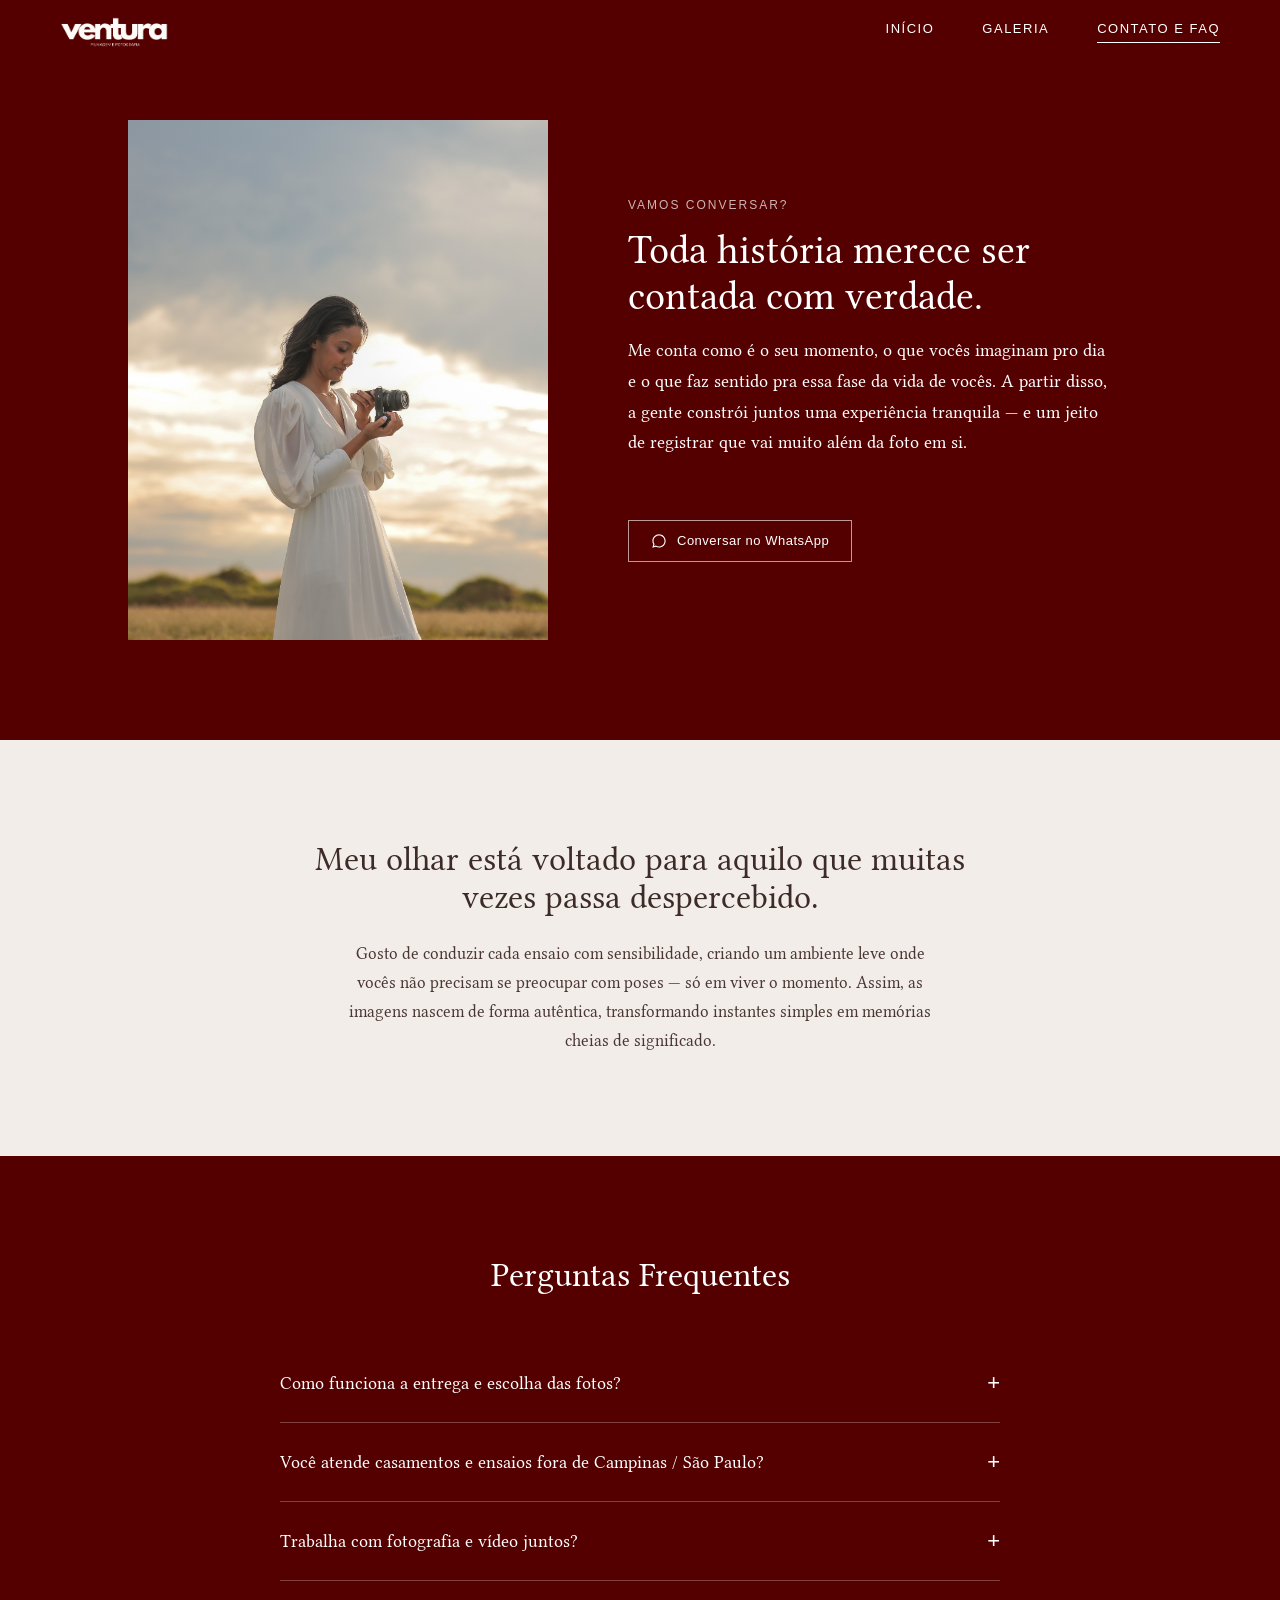
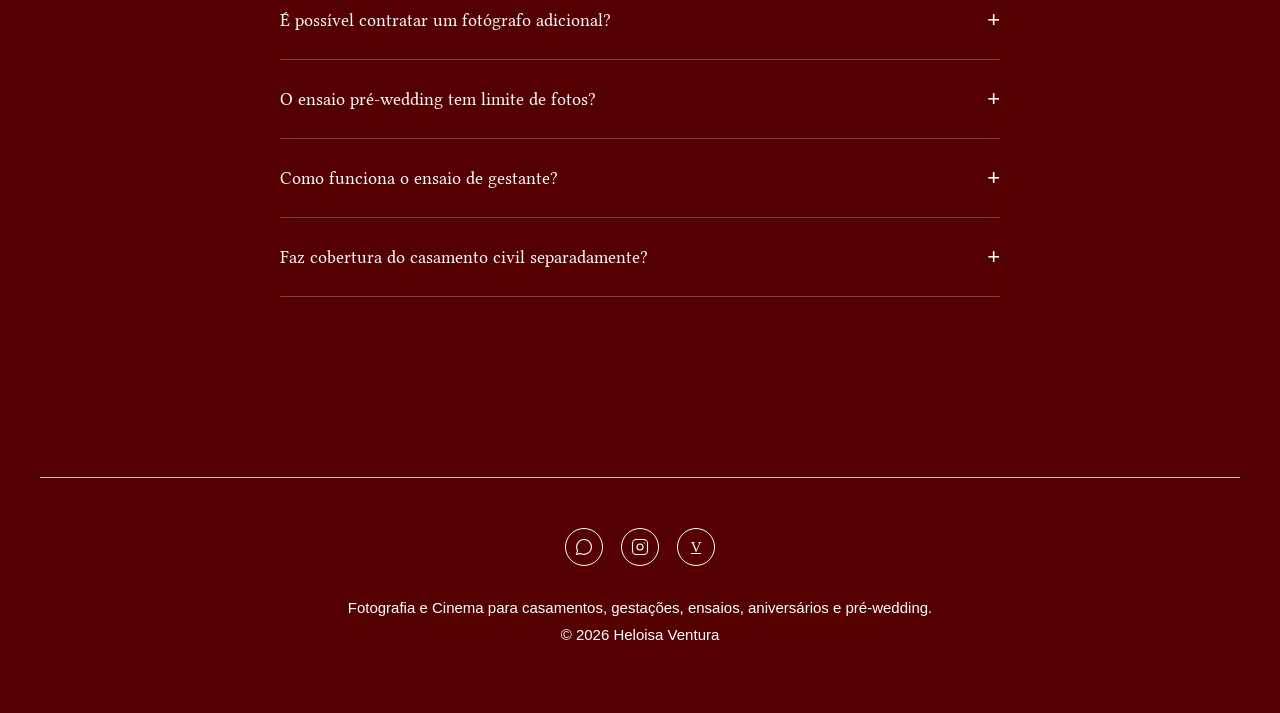
<file: contato/index.html>
<!DOCTYPE html>
<html lang="pt-br">
<head>
  <meta charset="UTF-8">
  <meta name="viewport" content="width=device-width, initial-scale=1.0">
  <title>Heloisa Ventura</title>

  <link rel="stylesheet" href="../css/style.css">
  <link rel="stylesheet" href="../css/contact.css">
</head>

<body class="contact-page">

  <header class="navbar scrolled">
    <div class="logo">
      <img src="../images/logo.png" alt="Ventura Filmes e Fotografia">
    </div>

    <nav id="nav-menu">
      <a href="/">Início</a>
      <a href="/galeria/">Galeria</a>
      <a href="/contato/" class="active">Contato e FAQ</a>
    </nav>

    <button id="hamburger-btn" aria-label="Abrir menu" aria-expanded="false">
      <span></span>
      <span></span>
      <span></span>
    </button>
  </header>

  <section class="contact-intro">

    <div class="contact-image">
      <img src="../images/heloisa2.jpeg" alt="Heloisa Ventura">
    </div>

    <div class="contact-text-wrap">
      <span class="about-label">Vamos conversar?</span>
      <h1>Toda história merece ser contada com verdade.</h1>

      <p class="contact-text">
        Me conta como é o seu momento, o que vocês imaginam pro dia e o que faz
        sentido pra essa fase da vida de vocês. A partir disso, a gente constrói
        juntos uma experiência tranquila — e um jeito de registrar que vai muito
        além da foto em si.
      </p>

      <a href="https://wa.me/5519997205043" class="btn-whatsapp" target="_blank">
        <svg viewBox="0 0 24 24" width="16" height="16" fill="currentColor">
          <path d="M12.04 2C6.58 2 2.13 6.45 2.13 11.91c0 1.75.46 3.45 1.32 4.95L2 22l5.29-1.39a9.87 9.87 0 0 0 4.75 1.21h.01c5.46 0 9.9-4.45 9.9-9.91 0-2.65-1.03-5.13-2.9-7C17.18 3.03 14.69 2 12.04 2zm0 18.13a8.2 8.2 0 0 1-4.19-1.15l-.3-.18-3.14.82.84-3.06-.2-.32a8.18 8.18 0 0 1-1.26-4.38c0-4.54 3.7-8.23 8.25-8.23 2.2 0 4.27.86 5.83 2.42a8.18 8.18 0 0 1 2.41 5.82c0 4.54-3.7 8.26-8.24 8.26z"/>
        </svg>
        Conversar no WhatsApp
      </a>
    </div>

  </section>

  <section class="contact-approach">
    <h2>Meu olhar está voltado para aquilo que muitas vezes passa despercebido.</h2>
    <p>
      Gosto de conduzir cada ensaio com sensibilidade, criando um ambiente leve
      onde vocês não precisam se preocupar com poses — só em viver o momento.
      Assim, as imagens nascem de forma autêntica, transformando instantes
      simples em memórias cheias de significado.
    </p>
  </section>

  <section class="faq">
    <h2>Perguntas Frequentes</h2>

    <div class="faq-list">

      <div class="faq-item">
        <button class="faq-question">
          Como funciona a entrega e escolha das fotos?
          <span class="faq-icon">+</span>
        </button>
        <div class="faq-answer">
          <p>Todas as fotos são editadas em alta resolução e entregues em galeria
          on-line completa — sem mínimo de fotos e sem seleção prévia por parte de
          vocês. Para ensaios (como pré-wedding), a entrega acontece em até 15 dias úteis.</p>
        </div>
      </div>

      <div class="faq-item">
        <button class="faq-question">
          Você atende casamentos e ensaios fora de Campinas / São Paulo?
          <span class="faq-icon">+</span>
        </button>
        <div class="faq-answer">
          <p>Sim! Os valores de ensaio divulgados são exclusivos para Campinas e
          região — para outras localidades, consulte condições especiais. O custo
          de deslocamento não está incluso nos pacotes.</p>
        </div>
      </div>

      <div class="faq-item">
        <button class="faq-question">
          Trabalha com fotografia e vídeo juntos?
          <span class="faq-icon">+</span>
        </button>
        <div class="faq-answer">
          <p>Sim, ofereço cobertura em cinema como serviço adicional, além da
          fotografia. Também é possível incluir um segundo fotógrafo, casamento
          civil e álbum impresso — me chama que monto a opção ideal pra vocês.</p>
        </div>
      </div>

      <div class="faq-item">
        <button class="faq-question">
          É possível contratar um fotógrafo adicional?
          <span class="faq-icon">+</span>
        </button>
        <div class="faq-answer">
          <p>Sim! Fotógrafo adicional, hora extra de cobertura, cineasta,
          cobertura do casamento civil e álbum impresso são todos serviços
          extras que podem ser incluídos na sua proposta.</p>
        </div>
      </div>

      <div class="faq-item">
        <button class="faq-question">
          O ensaio pré-wedding tem limite de fotos?
          <span class="faq-icon">+</span>
        </button>
        <div class="faq-answer">
          <p>Não! O ensaio pré-wedding tem duração de 2 horas, sem limite de
          fotos entregues, com galeria on-line disponibilizada em até 15 dias
          úteis. Para horas adicionais, consulte condições especiais.</p>
        </div>
      </div>

      <div class="faq-item">
        <button class="faq-question">
          Como funciona o ensaio de gestante?
          <span class="faq-icon">+</span>
        </button>
        <div class="faq-answer">
          <p>O ensaio pode durar de 1 a 4 horas, em 1 ou 2 locais, dependendo
          da proposta escolhida. Assim como nos demais ensaios, a entrega é
          completa em galeria on-line, com todas as fotos editadas em alta
          resolução e sem mínimo de fotos.</p>
        </div>
      </div>

      <div class="faq-item">
        <button class="faq-question">
          Faz cobertura do casamento civil separadamente?
          <span class="faq-icon">+</span>
        </button>
        <div class="faq-answer">
          <p>Sim, a cobertura do casamento civil pode ser contratada como
          serviço adicional, separada da cerimônia e festa.</p>
        </div>
      </div>

    </div>
  </section>

  <footer class="site-footer">
    <div class="footer-line"></div>

    <div class="footer-socials">
      <a href="https://wa.me/5519997205043" aria-label="WhatsApp" target="_blank">
        <svg viewBox="0 0 24 24" width="18" height="18" fill="none" stroke="currentColor" stroke-width="1.5">
          <path d="M12.04 2C6.58 2 2.13 6.45 2.13 11.91c0 1.75.46 3.45 1.32 4.95L2 22l5.29-1.39a9.87 9.87 0 0 0 4.75 1.21h.01c5.46 0 9.9-4.45 9.9-9.91 0-2.65-1.03-5.13-2.9-7C17.18 3.03 14.69 2 12.04 2z"/>
        </svg>
      </a>
      <a href="https://www.instagram.com/ventura.frame" aria-label="Instagram" target="_blank">
        <svg viewBox="0 0 24 24" width="18" height="18" fill="none" stroke="currentColor" stroke-width="1.5">
          <rect x="2" y="2" width="20" height="20" rx="5"/>
          <circle cx="12" cy="12" r="4"/>
          <circle cx="17.5" cy="6.5" r="0.8" fill="currentColor" stroke="none"/>
        </svg>
      </a>
      <a href="https://vsco.co/venturafilms" aria-label="VSCO" target="_blank">
        <span class="vsco-text">V</span>
      </a>
    </div>

    <p class="footer-tagline">
      Fotografia e Cinema para casamentos, gestações, ensaios, aniversários e pré-wedding.
    </p>
    <p class="footer-copy">&copy; 2026 Heloisa Ventura</p>
  </footer>

  <button id="back-to-top" aria-label="Voltar ao topo">
    <svg viewBox="0 0 24 24" width="18" height="18" fill="none" stroke="currentColor" stroke-width="2">
      <path d="M12 19V5M5 12l7-7 7 7"/>
    </svg>
  </button>

  <script src="../script/script.js"></script>
  <script src="../script/contact.js"></script>

</body>
</html>
</file>
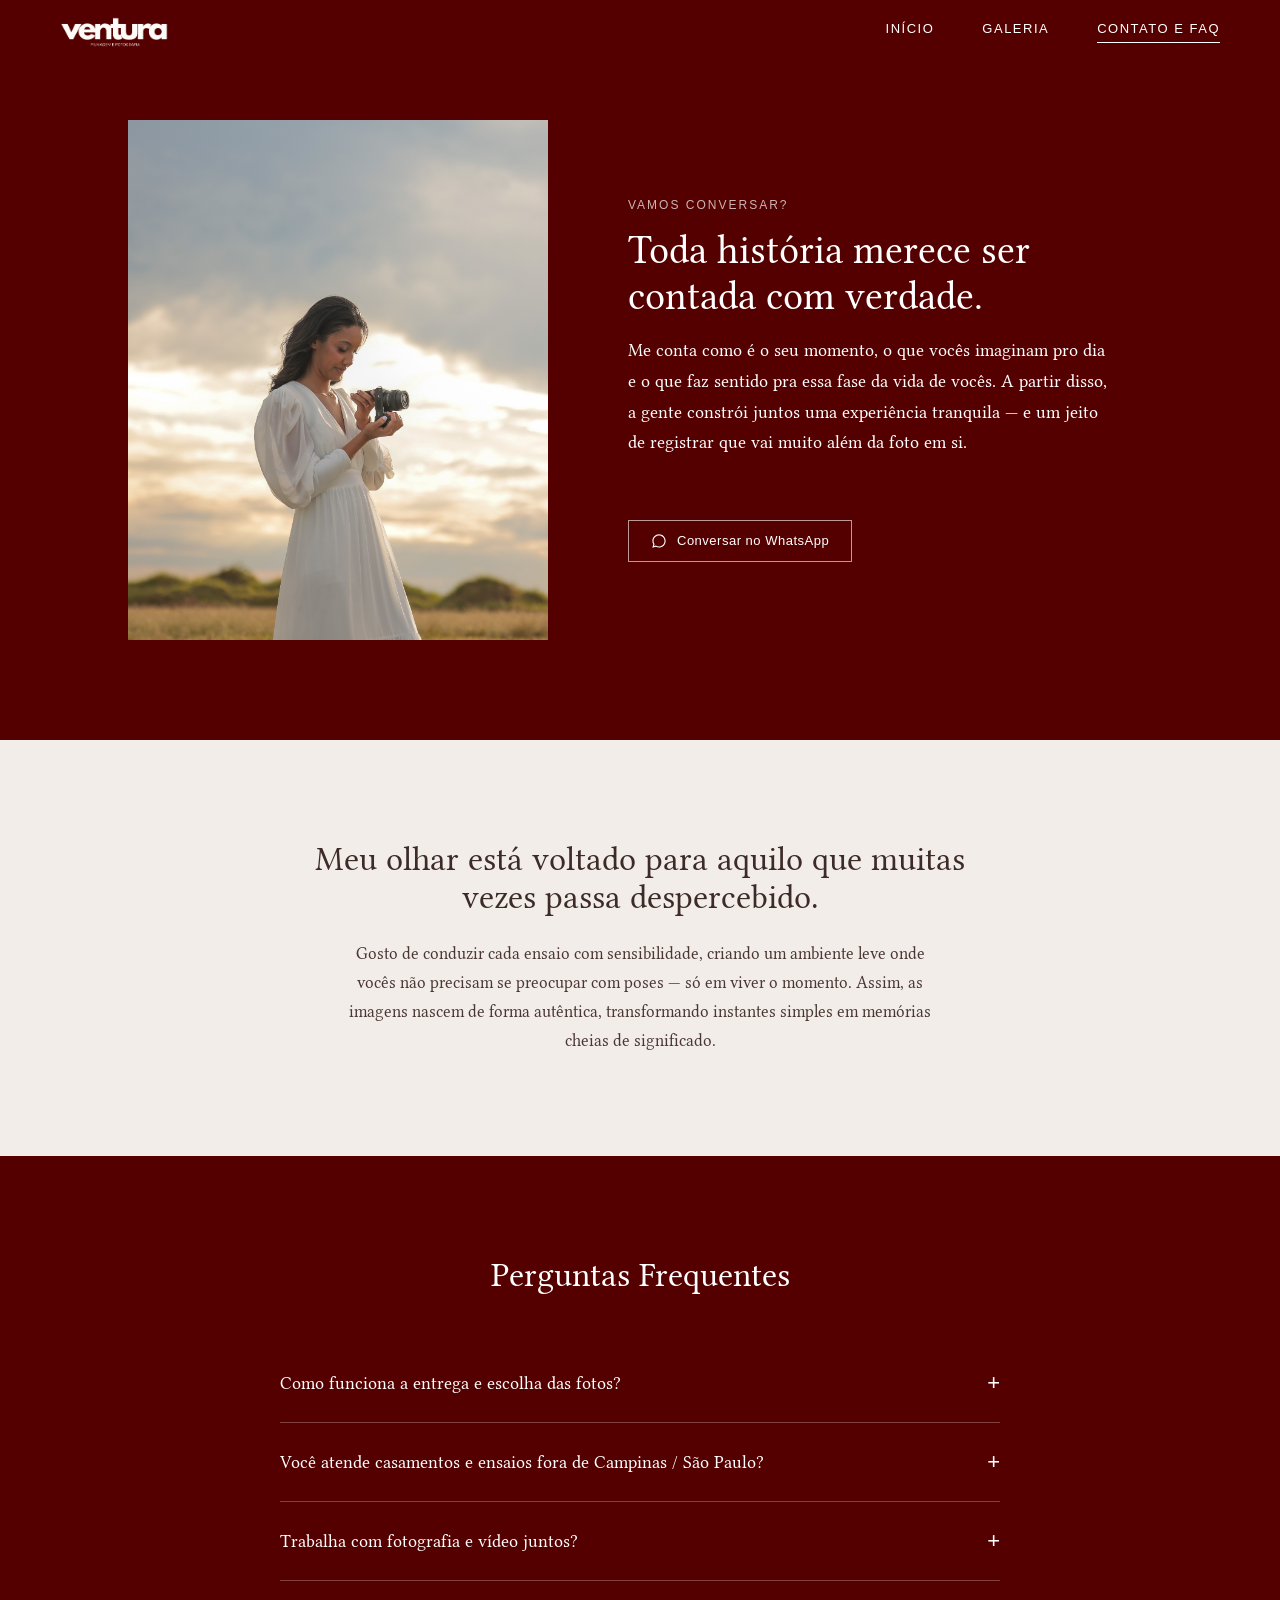
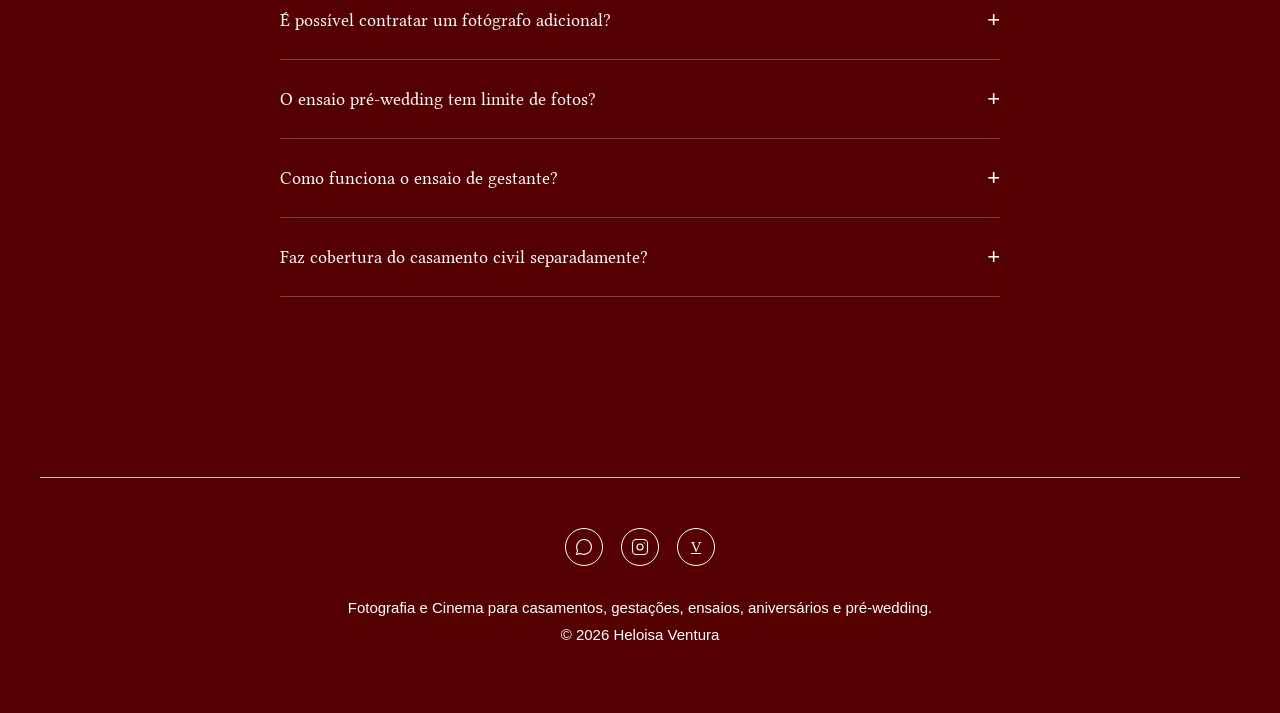
<file: pages/contact.html>
<!DOCTYPE html>
<html lang="pt-br">
<head>
  <meta charset="UTF-8">
  <meta name="viewport" content="width=device-width, initial-scale=1.0">
  <title>Heloisa Ventura</title>

  <link rel="stylesheet" href="../css/style.css">
  <link rel="stylesheet" href="../css/contact.css">
</head>

<body class="contact-page">

  <header class="navbar scrolled">
    <div class="logo">
      <img src="../images/logo.png" alt="Ventura Filmes e Fotografia">
    </div>

    <nav id="nav-menu">
      <a href="../index.html">Início</a>
      <a href="../pages/gallery.html">Galeria</a>
      <a href="../pages/contact.html" class="active">Contato e FAQ</a>
    </nav>

    <button id="hamburger-btn" aria-label="Abrir menu" aria-expanded="false">
      <span></span>
      <span></span>
      <span></span>
    </button>
  </header>

  <section class="contact-intro">

    <div class="contact-image">
      <img src="../images/heloisa2.jpeg" alt="Heloisa Ventura">
    </div>

    <div class="contact-text-wrap">
      <span class="about-label">Vamos conversar?</span>
      <h1>Toda história merece ser contada com verdade.</h1>

      <p class="contact-text">
        Me conta como é o seu momento, o que vocês imaginam pro dia e o que faz
        sentido pra essa fase da vida de vocês. A partir disso, a gente constrói
        juntos uma experiência tranquila — e um jeito de registrar que vai muito
        além da foto em si.
      </p>

      <a href="https://wa.me/5519997205043" class="btn-whatsapp" target="_blank">
        <svg viewBox="0 0 24 24" width="16" height="16" fill="currentColor">
          <path d="M12.04 2C6.58 2 2.13 6.45 2.13 11.91c0 1.75.46 3.45 1.32 4.95L2 22l5.29-1.39a9.87 9.87 0 0 0 4.75 1.21h.01c5.46 0 9.9-4.45 9.9-9.91 0-2.65-1.03-5.13-2.9-7C17.18 3.03 14.69 2 12.04 2zm0 18.13a8.2 8.2 0 0 1-4.19-1.15l-.3-.18-3.14.82.84-3.06-.2-.32a8.18 8.18 0 0 1-1.26-4.38c0-4.54 3.7-8.23 8.25-8.23 2.2 0 4.27.86 5.83 2.42a8.18 8.18 0 0 1 2.41 5.82c0 4.54-3.7 8.26-8.24 8.26z"/>
        </svg>
        Conversar no WhatsApp
      </a>
    </div>

  </section>

  <section class="contact-approach">
    <h2>Meu olhar está voltado para aquilo que muitas vezes passa despercebido.</h2>
    <p>
      Gosto de conduzir cada ensaio com sensibilidade, criando um ambiente leve
      onde vocês não precisam se preocupar com poses — só em viver o momento.
      Assim, as imagens nascem de forma autêntica, transformando instantes
      simples em memórias cheias de significado.
    </p>
  </section>

  <section class="faq">
    <h2>Perguntas Frequentes</h2>

    <div class="faq-list">

      <div class="faq-item">
        <button class="faq-question">
          Como funciona a entrega e escolha das fotos?
          <span class="faq-icon">+</span>
        </button>
        <div class="faq-answer">
          <p>Todas as fotos são editadas em alta resolução e entregues em galeria
          on-line completa — sem mínimo de fotos e sem seleção prévia por parte de
          vocês. Para ensaios (como pré-wedding), a entrega acontece em até 15 dias úteis.</p>
        </div>
      </div>

      <div class="faq-item">
        <button class="faq-question">
          Você atende casamentos e ensaios fora de Campinas / São Paulo?
          <span class="faq-icon">+</span>
        </button>
        <div class="faq-answer">
          <p>Sim! Os valores de ensaio divulgados são exclusivos para Campinas e
          região — para outras localidades, consulte condições especiais. O custo
          de deslocamento não está incluso nos pacotes.</p>
        </div>
      </div>

      <div class="faq-item">
        <button class="faq-question">
          Trabalha com fotografia e vídeo juntos?
          <span class="faq-icon">+</span>
        </button>
        <div class="faq-answer">
          <p>Sim, ofereço cobertura em cinema como serviço adicional, além da
          fotografia. Também é possível incluir um segundo fotógrafo, casamento
          civil e álbum impresso — me chama que monto a opção ideal pra vocês.</p>
        </div>
      </div>

      <div class="faq-item">
        <button class="faq-question">
          É possível contratar um fotógrafo adicional?
          <span class="faq-icon">+</span>
        </button>
        <div class="faq-answer">
          <p>Sim! Fotógrafo adicional, hora extra de cobertura, cineasta,
          cobertura do casamento civil e álbum impresso são todos serviços
          extras que podem ser incluídos na sua proposta.</p>
        </div>
      </div>

      <div class="faq-item">
        <button class="faq-question">
          O ensaio pré-wedding tem limite de fotos?
          <span class="faq-icon">+</span>
        </button>
        <div class="faq-answer">
          <p>Não! O ensaio pré-wedding tem duração de 2 horas, sem limite de
          fotos entregues, com galeria on-line disponibilizada em até 15 dias
          úteis. Para horas adicionais, consulte condições especiais.</p>
        </div>
      </div>

      <div class="faq-item">
        <button class="faq-question">
          Como funciona o ensaio de gestante?
          <span class="faq-icon">+</span>
        </button>
        <div class="faq-answer">
          <p>O ensaio pode durar de 1 a 4 horas, em 1 ou 2 locais, dependendo
          da proposta escolhida. Assim como nos demais ensaios, a entrega é
          completa em galeria on-line, com todas as fotos editadas em alta
          resolução e sem mínimo de fotos.</p>
        </div>
      </div>

      <div class="faq-item">
        <button class="faq-question">
          Faz cobertura do casamento civil separadamente?
          <span class="faq-icon">+</span>
        </button>
        <div class="faq-answer">
          <p>Sim, a cobertura do casamento civil pode ser contratada como
          serviço adicional, separada da cerimônia e festa.</p>
        </div>
      </div>

    </div>
  </section>

  <footer class="site-footer">
    <div class="footer-line"></div>

    <div class="footer-socials">
      <a href="https://wa.me/5519997205043" aria-label="WhatsApp" target="_blank">
        <svg viewBox="0 0 24 24" width="18" height="18" fill="none" stroke="currentColor" stroke-width="1.5">
          <path d="M12.04 2C6.58 2 2.13 6.45 2.13 11.91c0 1.75.46 3.45 1.32 4.95L2 22l5.29-1.39a9.87 9.87 0 0 0 4.75 1.21h.01c5.46 0 9.9-4.45 9.9-9.91 0-2.65-1.03-5.13-2.9-7C17.18 3.03 14.69 2 12.04 2z"/>
        </svg>
      </a>
      <a href="https://www.instagram.com/ventura.frame" aria-label="Instagram" target="_blank">
        <svg viewBox="0 0 24 24" width="18" height="18" fill="none" stroke="currentColor" stroke-width="1.5">
          <rect x="2" y="2" width="20" height="20" rx="5"/>
          <circle cx="12" cy="12" r="4"/>
          <circle cx="17.5" cy="6.5" r="0.8" fill="currentColor" stroke="none"/>
        </svg>
      </a>
      <a href="https://vsco.co/venturafilms" aria-label="VSCO" target="_blank">
        <span class="vsco-text">V</span>
      </a>
    </div>

    <p class="footer-tagline">
      Fotografia e Cinema para casamentos, gestações, ensaios, aniversários e pré-wedding.
    </p>
    <p class="footer-copy">&copy; 2026 Heloisa Ventura</p>
  </footer>

  <button id="back-to-top" aria-label="Voltar ao topo">
    <svg viewBox="0 0 24 24" width="18" height="18" fill="none" stroke="currentColor" stroke-width="2">
      <path d="M12 19V5M5 12l7-7 7 7"/>
    </svg>
  </button>

  <script src="../script/script.js"></script>
  <script src="../script/contact.js"></script>

</body>
</html>
</file>
<file: css/style.css>
@import url('https://fonts.googleapis.com/css2?family=Libertinus+Serif:ital,wght@0,400;0,600;0,700;1,400;1,600;1,700&display=swap');

* {
  margin: 0;
  padding: 0;
  box-sizing: border-box;
}

html {
  margin: 0;
  padding: 0;
  width: 100%;
  min-width: 0;
  overflow-x: clip;
}

body {
  margin: 0;
  padding: 0;
  width: 100%;
  min-width: 0;
  overflow-x: clip;

  font-family: 'Libertinus Serif', serif;
  background-color: #550000;
}

img {
  max-width: 100%;
  height: auto;
}

.hero {
  position: relative;
  width: 100%;
  min-height: 100vh;
  min-height: 100dvh;
  overflow: hidden;
  background: #111;
}

.hero-slide {
  position: absolute;
  inset: 0;

  background-size: cover;
  background-position: center;

  opacity: 0;
  transition: opacity 0.5s ease-in-out;
}

.hero-slide.active {
  opacity: 1;
}

.hero-overlay {
  position: absolute;
  inset: 0;

  background: linear-gradient(
    180deg,
    rgba(0, 0, 0, 0.35),
    rgba(0, 0, 0, 0.5)
  );

  z-index: 1;
}


.navbar {
  position: fixed;
  top: 0;
  left: 0;
  right: 0;
  width: auto;

  z-index: 20;

  display: flex;
  align-items: center;
  justify-content: space-between;

  padding: 28px 60px;

  background: transparent;

  transition:
    background-color 0.4s ease,
    padding 0.4s ease;
}

.navbar.scrolled {
  background-color: #550000;
  padding: 16px 60px;
}

/* Logo */

.navbar .logo {
  height: clamp(26px, 3vw, 32px);

  display: flex;
  align-items: center;
}

.navbar .logo img {
  display: block;

  width: auto;
  height: 100%;
  max-width: 180px;

  object-fit: contain;
}


/* Menu */

.navbar nav {
  display: flex;
  gap: 48px;
}

.navbar nav a {
  color: #fff;
  text-decoration: none;

  font-family: Arial, sans-serif;
  font-size: 13px;
  font-weight: 400;

  letter-spacing: 1.5px;
  text-transform: uppercase;

  padding-bottom: 6px;

  border-bottom: 1px solid transparent;

  transition: border-color 0.3s ease;
}

.navbar nav a:hover,
.navbar nav a.active {
  border-bottom-color: #fff;
}


#hamburger-btn {
  display: none;

  flex-direction: column;
  justify-content: center;

  gap: 5px;

  width: 32px;
  height: 32px;

  background: none;
  border: none;

  cursor: pointer;

  z-index: 20;
}

#hamburger-btn span {
  display: block;

  width: 100%;
  height: 2px;

  background-color: #fff;

  transition:
    transform 0.3s ease,
    opacity 0.3s ease;
}


/* Hamburger aberto */

#hamburger-btn.open span:nth-child(1) {
  transform: translateY(7px) rotate(45deg);
}

#hamburger-btn.open span:nth-child(2) {
  opacity: 0;
}

#hamburger-btn.open span:nth-child(3) {
  transform: translateY(-7px) rotate(-45deg);
}



.hero-content {
  position: absolute;
  inset: 0;

  z-index: 5;

  display: flex;
  flex-direction: column;

  align-items: center;
  justify-content: center;

  text-align: center;

  color: #fff;
}

.hero-content h1 {
  font-family: 'Libertinus Serif', serif;

  font-size: clamp(34px, 5vw, 50px);
  font-weight: 400;

  letter-spacing: 1px;
  line-height: 1.1;

  max-width: 90%;
}

.hero-content h2 {
  margin-top: 8px;

  font-family: 'Libertinus Serif', serif;

  font-size: clamp(16px, 2vw, 20px);
  font-weight: 400;

  letter-spacing: 0.5px;
  line-height: 1.4;

  max-width: 90%;
}


.about {
  display: flex;
  align-items: center;
  gap: 60px;

  min-height: 100vh;
  min-height: 100dvh;

  background-color: #550000;

  padding: 100px 10%;
}

.about-image {
  width: 50%;
}

.about-image img {
  display: block;

  width: 100%;
  max-width: 500px;

  object-fit: cover;
}

.about-text {
  width: 50%;
  padding-left: 0;
  color: #fff;
}

.about-label {
  display: block;

  margin-bottom: 15px;

  font-family: Arial, sans-serif;

  font-size: 12px;
  letter-spacing: 2px;

  text-transform: uppercase;

  opacity: 0.7;
}

.about-text h1 {
  margin-bottom: 25px;

  font-family: 'Libertinus Serif', serif;

  font-size: 42px;
  font-weight: 400;
}

.about-text p {
  width: 100%;
  max-width: 500px;

  font-family: 'Libertinus Serif', serif;
  font-size: 18px;
  line-height: 1.7;
  font-weight: 400;

  text-align: justify;
}


.btn-whatsapp {
  display: inline-flex;
  align-items: center;

  gap: 10px;

  margin-top: 30px;

  padding: 12px 22px;

  color: #fff;

  border: 1px solid rgba(255, 255, 255, 0.6);

  text-decoration: none;

  font-family: Arial, sans-serif;

  font-size: 13px;
  letter-spacing: 0.5px;

  transition: all 0.3s ease;
}

.btn-whatsapp:hover {
  background-color: #fff;
  color: #550000;
}


.scroll-arrow {
  position: absolute;

  bottom: 40px;
  left: 50%;

  transform: translateX(-50%);

  z-index: 5;

  color: #fff;

  font-size: 20px;

  animation: bounce 2s infinite;
}

@keyframes bounce {
  0%,
  100% {
    transform: translate(-50%, 0);
  }

  50% {
    transform: translate(-50%, 10px);
  }
}


@media (max-width: 768px) {

  /* Navbar */

  .navbar {
    padding: 22px 20px;
  }

  .navbar.scrolled {
    padding: 15px 20px;
  }


  /* Hamburger */

  #hamburger-btn {
    display: flex;
  }


  /* Menu lateral */

  .navbar nav {
    position: fixed;

    top: 0;
    right: 0;
    left: auto;

    width: min(80%, 300px);

    height: 100vh;
    height: 100dvh;

    background-color: #550000;

    display: flex;
    flex-direction: column;

    align-items: flex-start;
    justify-content: center;

    gap: 30px;

    padding: 40px;

    transform: translateX(100%);

    transition: transform 0.35s ease;

    z-index: 15;
  }

  .navbar nav.open {
    transform: translateX(0);
  }

  .navbar nav a {
    font-size: 15px;
  }


  /* Overlay */

  .nav-overlay {
    position: fixed;

    inset: 0;

    background-color: rgba(0, 0, 0, 0.5);

    z-index: 14;

    opacity: 0;
    visibility: hidden;

    transition:
      opacity 0.3s ease,
      visibility 0.3s ease;
  }

  .nav-overlay.open {
    opacity: 1;
    visibility: visible;
  }


  /* Hero */

  .hero-content {
    padding: 0 20px;
  }


  /* Sobre */

  .about {
  flex-direction: column;
    align-items: center;
    text-align: center;

    min-height: auto;

    padding: 70px 25px;
  }

  .about-image,
  .about-text {
    width: 100%;
  }

  .about-text {
    padding: 0;
  }

  .about-text p {
    max-width: 600px;
    margin: 0 auto;

    font-size: 17px;
    text-align: justify;
  }

  .about-image {
    margin-top: 70px;
  }

  .about-text p {
    max-width: 600px;
    margin: 0 auto;
  }


  /* Botão */

  .btn-whatsapp {
    margin-top: 25px;
  }


  /* Footer */

  .site-footer {
    padding: 50px 25px 30px;
  }

  .footer-tagline {
    max-width: 500px;
    font-size: 14px;
  }


  /* Botão voltar ao topo */

  #back-to-top {
    width: 40px;
    height: 40px;

    right: 20px;
    bottom: 20px;
  }
}


@media (max-width: 480px) {

  .navbar {
    padding: 20px 18px;
  }

  .navbar .logo {
    height: 27px;
  }


  .hero-content {
    padding: 0 18px;
  }

  .hero-content h1 {
    font-size: 34px;
  }

  .hero-content h2 {
    font-size: 16px;
    max-width: 320px;
  }


  .about {
    padding: 60px 20px;
  }

  .about-text p {
    font-size: 16px;
  }


  .site-footer {
    padding: 45px 20px 25px;
  }

  .footer-tagline {
    font-size: 13px;
  }
}


.site-footer {
  background-color: #550000;

  padding: 60px 40px 30px;

  text-align: center;
}

.footer-line {
  max-width: 1400px;

  margin: 0 auto 50px;

  border-top: 1px solid #cfc3bc;
}

.footer-socials {
  display: flex;

  justify-content: center;

  gap: 18px;

  margin-bottom: 30px;
}

.footer-socials a {
  width: 38px;
  height: 38px;

  border-radius: 50%;

  border: 1px solid #fff;

  display: flex;

  align-items: center;
  justify-content: center;

  color: #fff;

  transition:
    background-color 0.3s ease,
    color 0.3s ease;
}

.footer-socials a:hover {
  background-color: #fff;
  color: #550000;
}

.footer-tagline {
  font-family: Arial, sans-serif;

  font-size: 15px;
  line-height: 1.6;

  max-width: 600px;

  margin: 0 auto 6px;

  color: #fff;
}

.footer-copy {
  font-family: Arial, sans-serif;

  font-size: 15px;

  color: #fff;

  margin-bottom: 40px;
}

.footer-credit {
  font-family: Arial, sans-serif;

  font-size: 13px;

  color: #8a7c76;
}

.footer-credit a {
  color: #8a7c76;

  text-decoration: underline;
}

#back-to-top {
  position: fixed;

  bottom: 30px;
  right: 30px;

  width: 44px;
  height: 44px;

  border-radius: 50%;

  border: 1px solid #3d2b28;

  background-color: #f2ede9;

  color: #3d2b28;

  display: flex;

  align-items: center;
  justify-content: center;

  cursor: pointer;

  opacity: 0;
  visibility: hidden;

  transform: translateY(10px);

  transition:
    opacity 0.3s ease,
    transform 0.3s ease,
    background-color 0.3s ease,
    color 0.3s ease;

  z-index: 20;
}

#back-to-top.visible {
  opacity: 1;

  visibility: visible;

  transform: translateY(0);
}

#back-to-top:hover {
  background-color: #3d2b28;

  color: #f2ede9;
}
</file>
<file: css/contact.css>
.contact-intro {
  display: flex;
  align-items: center;
  gap: 80px;
  background-color: #550000;
  color: #fff;
  padding: 120px 10% 100px;
}

.contact-image {
  flex: 1 1 380px;
  max-width: 420px;
}

.contact-image img {
  width: 100%;
  height: 520px;
  object-fit: cover;
  display: block;
}

.contact-text-wrap {
  flex: 1 1 400px;
}

.contact-text-wrap .about-label {
  display: block;
  font-family: Arial, sans-serif;
  font-size: 12px;
  letter-spacing: 2px;
  text-transform: uppercase;
  opacity: 0.7;
  margin-bottom: 15px;
}

.contact-text-wrap h1 {
  font-family: 'Libertinus Serif', serif;
  font-size: 40px;
  font-weight: 400;
  margin-bottom: 16px;
}

.contact-subtitle {
  font-family: Arial, sans-serif;
  font-size: 14px;
  letter-spacing: 0.5px;
  opacity: 0.75;
  margin-bottom: 26px;
}

.contact-text {
  font-family: 'Libertinus Serif', serif;
  font-size: 18px;
  line-height: 1.7;
  margin-bottom: 32px;
  max-width: 480px;
}

/* ---- MY APPROACH ---- */
.contact-approach {
  background-color: #f2ede9;
  color: #3d2b28;
  text-align: center;
  padding: 100px 10%;
}

.contact-approach .about-label {
  display: block;
  font-family: Arial, sans-serif;
  font-size: 12px;
  letter-spacing: 2px;
  text-transform: uppercase;
  color: #550000;
  margin-bottom: 15px;
}

.contact-approach h2 {
  font-family: 'Libertinus Serif', serif;
  font-size: 34px;
  font-weight: 400;
  max-width: 650px;
  margin: 0 auto 24px;
}

.contact-approach p {
  font-family: 'Libertinus Serif', serif;
  font-size: 17px;
  line-height: 1.7;
  max-width: 600px;
  margin: 0 auto;
  color: #4a3733;
}


/* ---- FAQ ---- */
.faq {
  background-color: #550000;
  color: #fff;
  padding: 100px 10% 120px;
  text-align: center;
}

.faq .about-label {
  display: block;
  font-family: Arial, sans-serif;
  font-size: 12px;
  letter-spacing: 2px;
  text-transform: uppercase;
  opacity: 0.7;
  margin-bottom: 15px;
}

.faq h2 {
  font-family: 'Libertinus Serif', serif;
  font-size: 34px;
  font-weight: 400;
  margin-bottom: 50px;
}

.faq-list {
  max-width: 720px;
  margin: 0 auto;
  text-align: left;
}

.faq-item {
  border-bottom: 1px solid rgba(255, 255, 255, 0.25);
}

.faq-question {
  width: 100%;
  background: none;
  border: none;
  color: #fff;
  font-family: 'Libertinus Serif', serif;
  font-size: 18px;
  text-align: left;
  padding: 26px 0;
  display: flex;
  align-items: center;
  justify-content: space-between;
  cursor: pointer;
}

.faq-icon {
  font-family: Arial, sans-serif;
  font-size: 22px;
  font-weight: 300;
  transition: transform 0.3s ease;
  margin-left: 20px;
  flex-shrink: 0;
}

.faq-item.open .faq-icon {
  transform: rotate(45deg);
}

.faq-answer {
  max-height: 0;
  overflow: hidden;
  transition: max-height 0.35s ease, padding 0.35s ease;
}

.faq-item.open .faq-answer {
  max-height: 300px;
  padding-bottom: 26px;
}

.faq-answer p {
  font-family: Arial, sans-serif;
  font-size: 15px;
  line-height: 1.7;
  opacity: 0.85;
}

/* ---- RESPONSIVE ---- */
@media (max-width: 900px) {
  .contact-intro {
    flex-direction: column;
    text-align: center;
    padding: 140px 6% 70px;
  }

  .contact-image {
    max-width: 100%;
  }

  .contact-text {
    margin-left: auto;
    margin-right: auto;
  }
}

@media (max-width: 768px) {
  .contact-text-wrap h1 {
    font-size: 30px;
  }

  .contact-approach,
  .faq {
    padding: 70px 6%;
  }

  .contact-approach h2,
  .faq h2 {
    font-size: 26px;
  }

  .faq-question {
    font-size: 16px;
  }
}
</file>
